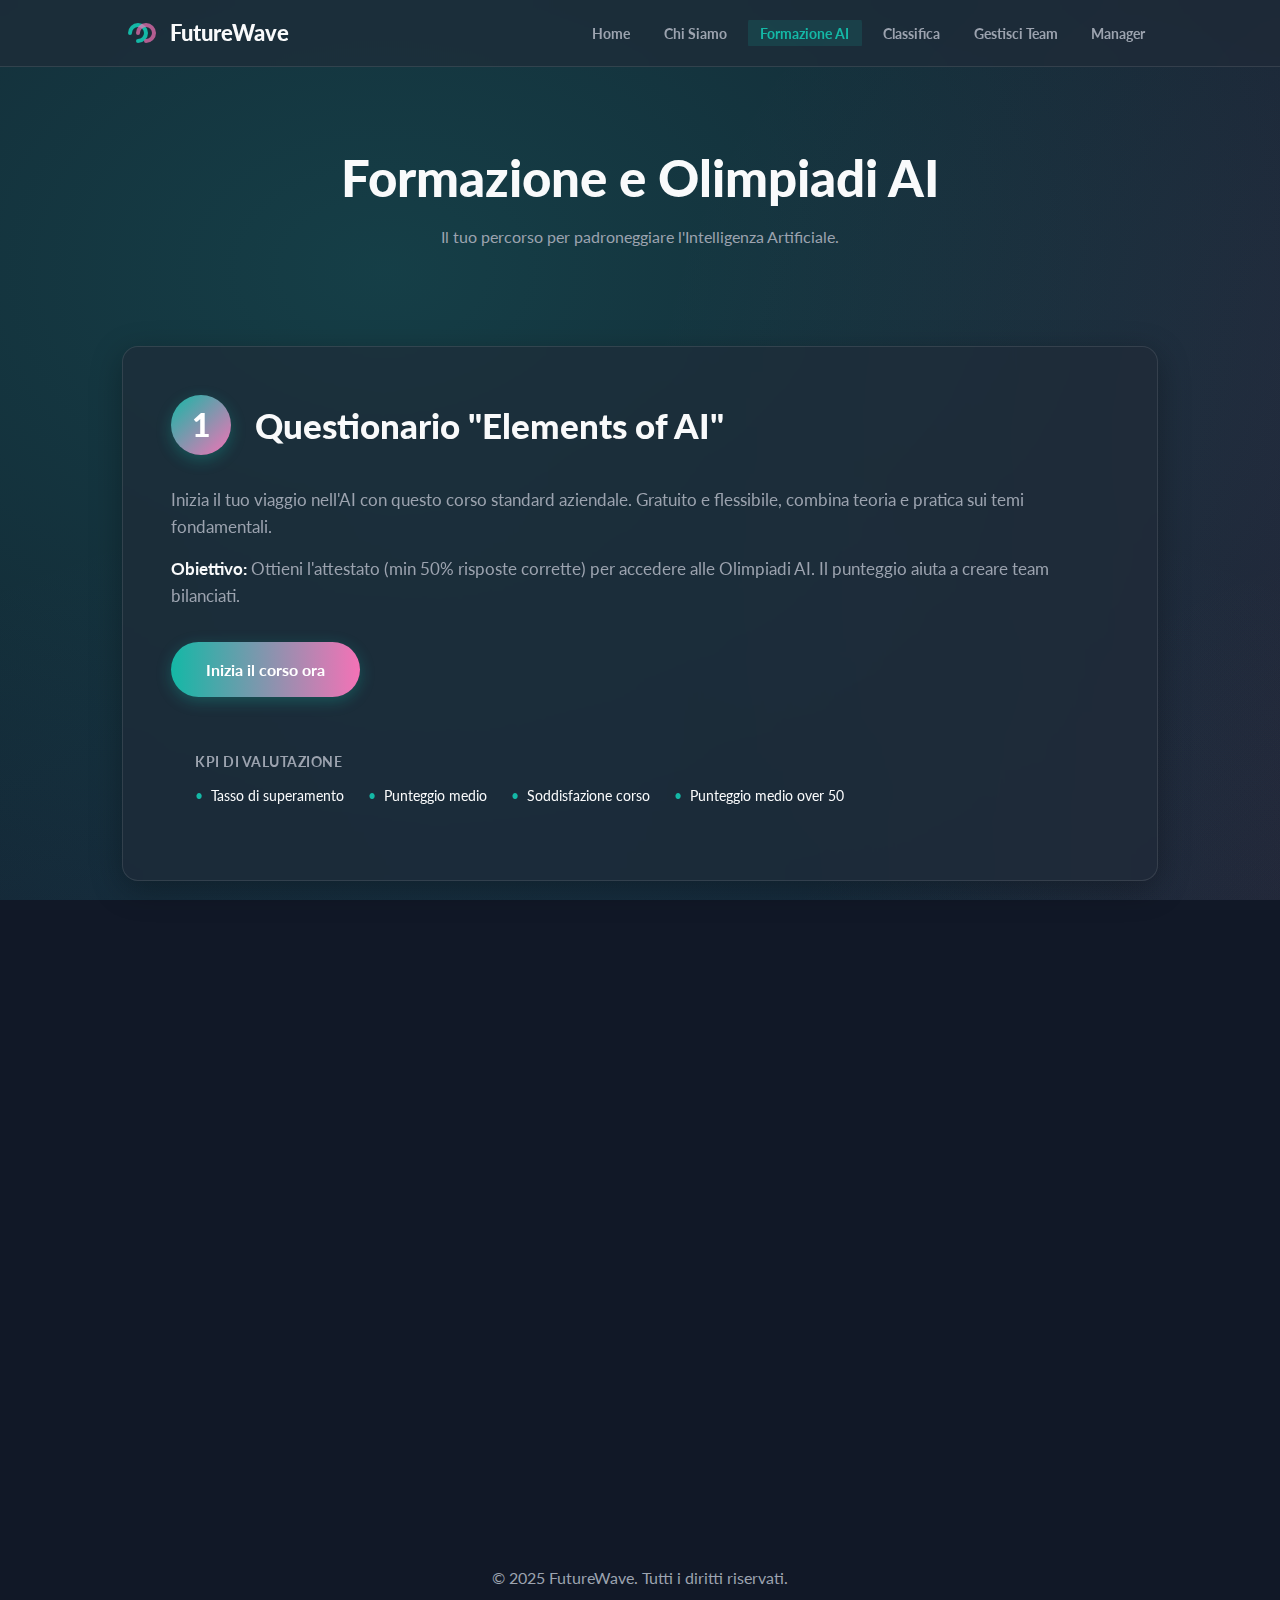
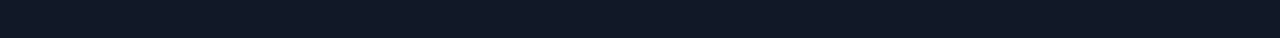
<file: formazione-ai.html>
<!DOCTYPE html>
<html lang="it">
<head>
    <meta charset="UTF-8">
    <meta name="viewport" content="width=device-width, initial-scale=1.0">
    <title>Formazione AI - FutureWave</title>
    <link rel="stylesheet" href="style.css">
    <link rel="preconnect" href="https://fonts.googleapis.com">
    <link rel="preconnect" href="https://fonts.gstatic.com" crossorigin>
    <link href="https://fonts.googleapis.com/css2?family=Lato:wght@300;400;700;900&display=swap" rel="stylesheet">
</head>
<body>

    <header>
        <div class="container">
            <a href="index.html" class="logo">
                <svg width="40" height="40" viewBox="0 0 100 100" fill="none" xmlns="http://www.w3.org/2000/svg">
                    <path d="M20 50C20 38.9543 28.9543 30 40 30C51.0457 30 60 38.9543 60 50C60 61.0457 51.0457 70 40 70" stroke="var(--color-primary)" stroke-width="10" stroke-linecap="round"/>
                    <path d="M40 50C40 38.9543 48.9543 30 60 30C71.0457 30 80 38.9543 80 50C80 61.0457 71.0457 70 60 70" stroke="var(--color-secondary)" stroke-width="10" stroke-linecap="round" opacity="0.7"/>
                </svg>
                <span class="logo-text">FutureWave</span>
            </a>
            <nav>
                <ul>
                    <li><a href="index.html">Home</a></li>
                    <li><a href="chi-siamo.html">Chi Siamo</a></li>
                    <li class="nav-active"><a href="formazione-ai.html">Formazione AI</a></li>
                    <li><a href="classifica.html">Classifica</a></li> 
                    <li><a href="gestisci-team.html">Gestisci Team</a></li> 
                    <li><a href="portale-manager.html">Manager</a></li>
                </ul>
            </nav>
        </div>
    </header>

    <main class="main-page-content">

        <section id="training-hero" class="fade-in-section is-visible" style="text-align: center;">
            <div class="container">
                <h1 class="animate-on-visible">Formazione e Olimpiadi AI</h1>
                <p class="animate-on-visible delay-1" style="margin-top: 1rem;">Il tuo percorso per padroneggiare l'Intelligenza Artificiale.</p>
            </div>
        </section>

        <div class="container">

            <section class="step-section fade-in-section">
                <div class="step-header">
                    <div class="step-circle animate-on-visible">1</div>
                    <h2 class="step-title animate-on-visible delay-1">Questionario "Elements of AI"</h2> 
                </div>
                
                <div class="step-content-wrapper"> 
                    <div class="step-content animate-on-visible delay-2">
                        <p>Inizia il tuo viaggio nell'AI con questo corso standard aziendale. Gratuito e flessibile, combina teoria e pratica sui temi fondamentali.</p>
                        <p><strong>Obiettivo:</strong> Ottieni l'attestato (min 50% risposte corrette) per accedere alle Olimpiadi AI. Il punteggio aiuta a creare team bilanciati.</p>
                        
                        <a href="https://course.elementsofai.com/it/" target="_blank" class="cta-button" style="margin-top: 1rem; color: #FFFFFF;">Inizia il corso ora</a>
                    </div>
                
                    <div class="kpi-box-wrapper animate-on-visible delay-3">
                        <div class="kpi-box">
                            <h3>KPI di Valutazione</h3>
                            <ul class="kpi-list">
                                <li>Tasso di superamento</li> <li>Punteggio medio</li>
                                <li>Soddisfazione corso</li> <li>Punteggio medio over 50</li>
                            </ul>
                        </div>
                    </div>
                </div>
            </section>

            <section class="step-section fade-in-section">
                <div class="step-header">
                    <div class="step-circle animate-on-visible">2</div>
                    <h2 class="step-title animate-on-visible delay-1">Le Olimpiadi AI 2025</h2>
                </div>

                <div class="step-content-wrapper"> 
                    <div class="step-content animate-on-visible delay-2">
                        <p>Metti alla prova le tue nuove competenze! Partecipa alle challenge interne per innovare, competere e collaborare con colleghi di età e reparti diversi.</p>
                        <p>Forma o unisciti a un team (6-10 persone) e affronta progetti reali valutati dai manager. Stima: 60 partecipanti per nazione.</p>
                        
                        <a href="gestisci-team.html" class="cta-button" style="margin-top: 1rem; color: #FFFFFF;">Vai a Gestisci Team</a>
                    </div>
                    
                    <div class="kpi-box-wrapper animate-on-visible delay-3">
                        <div class="kpi-box">
                            <h3>KPI dell'Iniziativa</h3>
                            <ul class="kpi-list">
                                <li>Tasso di adesione</li> <li>Età media partecipanti</li>
                                <li>Eterogeneità team</li> <li>Feedback supervisori</li>
                            </ul>
                        </div>
                    </div>
                </div>
            </section>

        </div>
    </main>

    <footer>
        <div class="container">
            <p>&copy; 2025 FutureWave. Tutti i diritti riservati.</p>
        </div>
    </footer>

    <script>
        document.addEventListener('DOMContentLoaded', () => {
            const sections = document.querySelectorAll('.fade-in-section');
            sections[0]?.classList.add('is-visible'); 
            const animatedChildrenInit = sections[0]?.querySelectorAll('.animate-on-visible');
            animatedChildrenInit?.forEach(child => child.classList.add('is-visible'));

            const observer = new IntersectionObserver((entries) => {
                entries.forEach(entry => {
                    if (entry.isIntersecting) {
                        entry.target.classList.add('is-visible');
                        const animatedChildren = entry.target.querySelectorAll('.animate-on-visible');
                        animatedChildren.forEach(child => child.classList.add('is-visible'));
                        observer.unobserve(entry.target);
                    }
                });
            }, { rootMargin: '0px 0px -100px 0px' });

            sections.forEach(section => {
                if (!section.classList.contains('is-visible')) { observer.observe(section); } 
            });
        });
    </script>

</body>
</html>
</file>
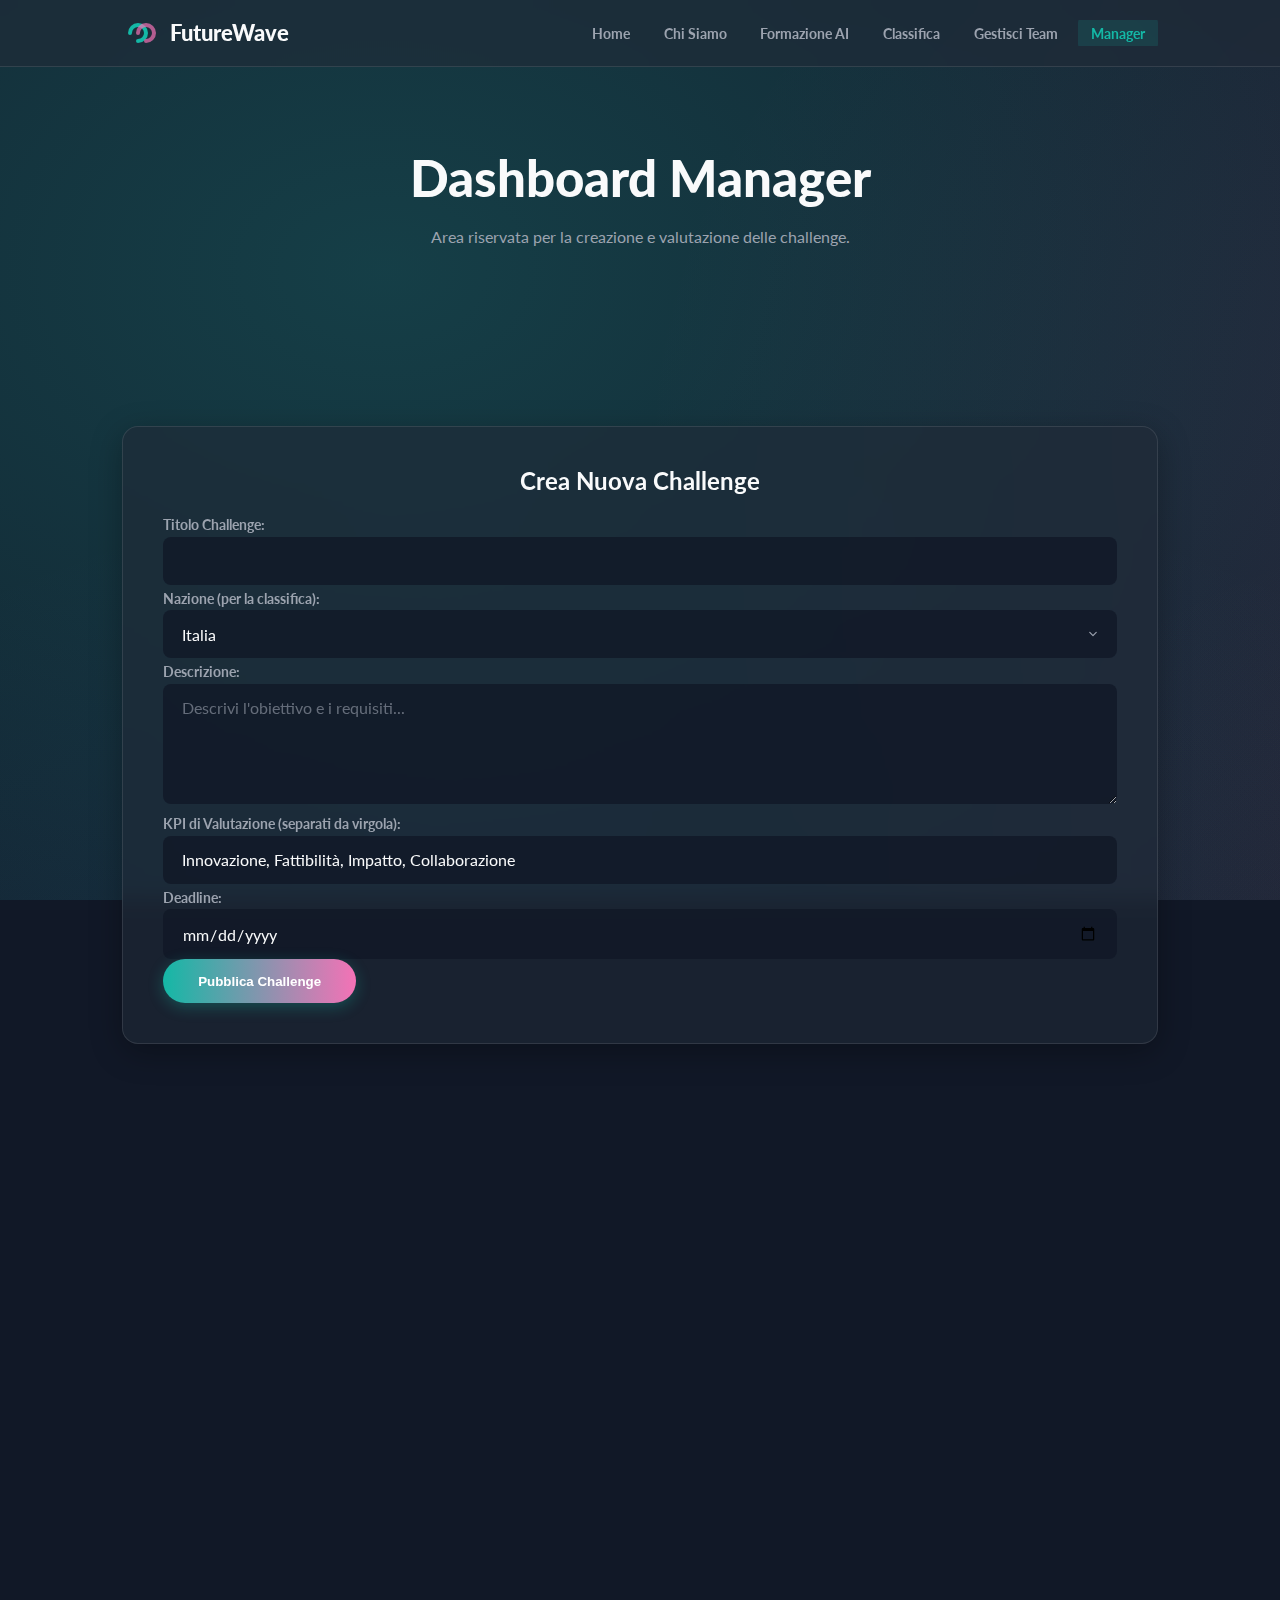
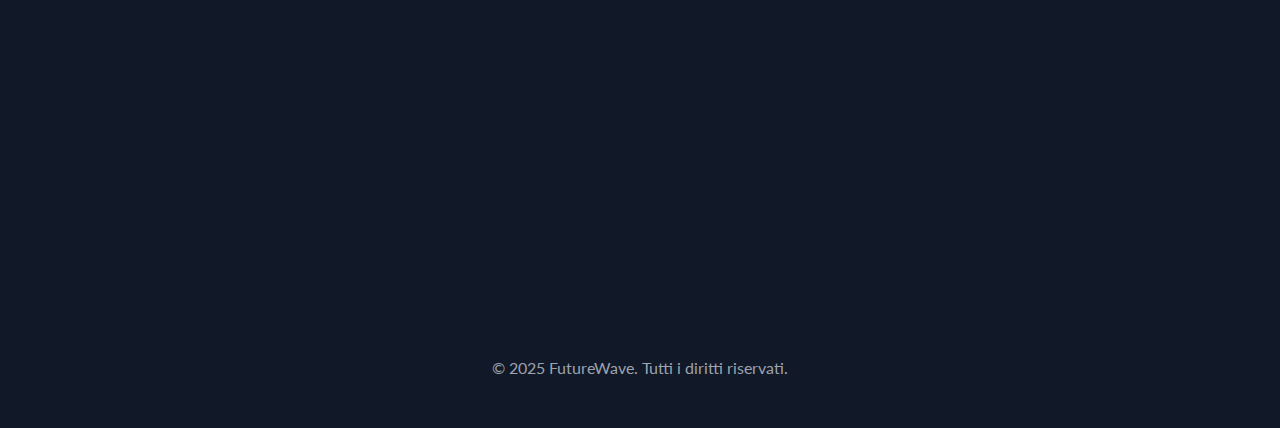
<file: portale-manager.html>
<!DOCTYPE html>
<html lang="it">
<head>
    <meta charset="UTF-8">
    <meta name="viewport" content="width=device-width, initial-scale=1.0">
    <title>Dashboard Manager - FutureWave</title>
    <link rel="stylesheet" href="style.css">
    <link rel="preconnect" href="https://fonts.googleapis.com">
    <link rel="preconnect" href="https://fonts.gstatic.com" crossorigin>
    <link href="https://fonts.googleapis.com/css2?family=Lato:wght@300;400;700;900&display=swap" rel="stylesheet">
</head>
<body>

    <header>
        <div class="container">
            <a href="index.html" class="logo">
                <svg width="40" height="40" viewBox="0 0 100 100" fill="none" xmlns="http://www.w3.org/2000/svg">
                    <path d="M20 50C20 38.9543 28.9543 30 40 30C51.0457 30 60 38.9543 60 50C60 61.0457 51.0457 70 40 70" stroke="var(--color-primary)" stroke-width="10" stroke-linecap="round"/>
                    <path d="M40 50C40 38.9543 48.9543 30 60 30C71.0457 30 80 38.9543 80 50C80 61.0457 71.0457 70 60 70" stroke="var(--color-secondary)" stroke-width="10" stroke-linecap="round" opacity="0.7"/>
                </svg>
                <span class="logo-text">FutureWave</span>
            </a>
            <nav>
                 <ul>
                    <li><a href="index.html">Home</a></li>
                    <li><a href="chi-siamo.html">Chi Siamo</a></li>
                    <li><a href="formazione-ai.html">Formazione AI</a></li>
                    <li><a href="classifica.html">Classifica</a></li> 
                    <li><a href="gestisci-team.html">Gestisci Team</a></li> 
                    <li class="nav-active"><a href="portale-manager.html">Manager</a></li>
                </ul>
            </nav>
        </div>
    </header>

    <main class="main-page-content">
         
         <section id="manager-hero" class="fade-in-section is-visible" style="text-align: center;">
            <div class="container">
                <h1 class="animate-on-visible">Dashboard Manager</h1>
                <p class="section-subtitle animate-on-visible delay-1" style="margin-top: 1rem;">Area riservata per la creazione e valutazione delle challenge.</p>
            </div>
        </section>

         <div class="container">
            
            <section class="fade-in-section">
                <div class="form-container animate-on-visible">
                    <h3>Crea Nuova Challenge</h3>
                    <form action="#" method="post">
                        <label for="challenge-title">Titolo Challenge:</label>
                        <input type="text" id="challenge-title" name="challenge-title" required>
                        
                        <label for="challenge-nation">Nazione (per la classifica):</label>
                        <select id="challenge-nation" name="challenge-nation">
                            <option value="it">Italia</option>
                            <option value="fr">Francia</option>
                            <option value="de">Germania</option>
                            <option value="es">Spagna</option>
                            <option value="gb">Regno Unito</option>
                            <option value="us">Stati Uniti</option>
                            <option value="in">India</option>
                        </select>

                        <label for="challenge-desc">Descrizione:</label>
                        <textarea id="challenge-desc" name="challenge-desc" rows="4" placeholder="Descrivi l'obiettivo e i requisiti..."></textarea>
                        
                         <label for="challenge-kpi">KPI di Valutazione (separati da virgola):</label>
                        <input type="text" id="challenge-kpi" name="challenge-kpi" value="Innovazione, Fattibilità, Impatto, Collaborazione">

                        <label for="challenge-deadline">Deadline:</label>
                        <input type="date" id="challenge-deadline" name="challenge-deadline">
                        
                        <button type="submit" class="cta-button" style="color: #FFFFFF;">Pubblica Challenge</button>
                    </form>
                </div>
            </section>
            
            <section class="fade-in-section">
                <div class="form-container animate-on-visible">
                    <h3>Valuta Progetti Consegnati</h3>
                     <form action="#" method="post">
                        <label for="eval-team">Seleziona Team:</label>
                        <select id="eval-team" name="eval-team">
                            <option value="team1">AI Innovators (Italia)</option>
                            <option value="team2">Berlin Bots (Germania)</option>
                            <option value="team3">Future Coders (Italia)</option>
                        </select>
                        
                        <label for="eval-challenge">Seleziona Challenge:</label>
                        <select id="eval-challenge" name="eval-challenge">
                            <option value="c1">Ottimizzazione Processo Marketing</option>
                            <option value="c2">Analisi Rischio AI</option>
                        </select>
                        
                        <label for="eval-score">Punteggio (1-100):</label>
                        <input type="number" id="eval-score" name="eval-score" min="1" max="100">
                        
                        <label for="eval-feedback">Feedback Qualitativo:</label>
                        <textarea id="eval-feedback" name="eval-feedback" rows="4" placeholder="Punti di forza e aree di miglioramento..."></textarea>
                        
                        <button type="submit" class="cta-button" style="color: #FFFFFF;">Invia Valutazione</button>
                    </form>
                </div>
            </section>

        </div>
    </main>

    <footer>
        <div class="container">
            <p>&copy; 2025 FutureWave. Tutti i diritti riservati.</p>
        </div>
    </footer>

    <script>
        document.addEventListener('DOMContentLoaded', () => {
             const sections = document.querySelectorAll('.fade-in-section');
            
            sections[0]?.classList.add('is-visible'); 
            const animatedChildrenInit = sections[0]?.querySelectorAll('.animate-on-visible');
            animatedChildrenInit?.forEach(child => child.classList.add('is-visible'));

            const observer = new IntersectionObserver((entries) => {
                entries.forEach(entry => {
                    if (entry.isIntersecting) {
                        entry.target.classList.add('is-visible');
                         const animatedChildren = entry.target.querySelectorAll('.animate-on-visible');
                         animatedChildren.forEach(child => child.classList.add('is-visible'));
                        observer.unobserve(entry.target);
                    }
                });
            }, {
                rootMargin: '0px 0px -100px 0px'
            });

            sections.forEach(section => {
                if (!section.classList.contains('is-visible')) { 
                    observer.observe(section); 
                } 
            });
        });
    </script>

</body>
</html>
</file>
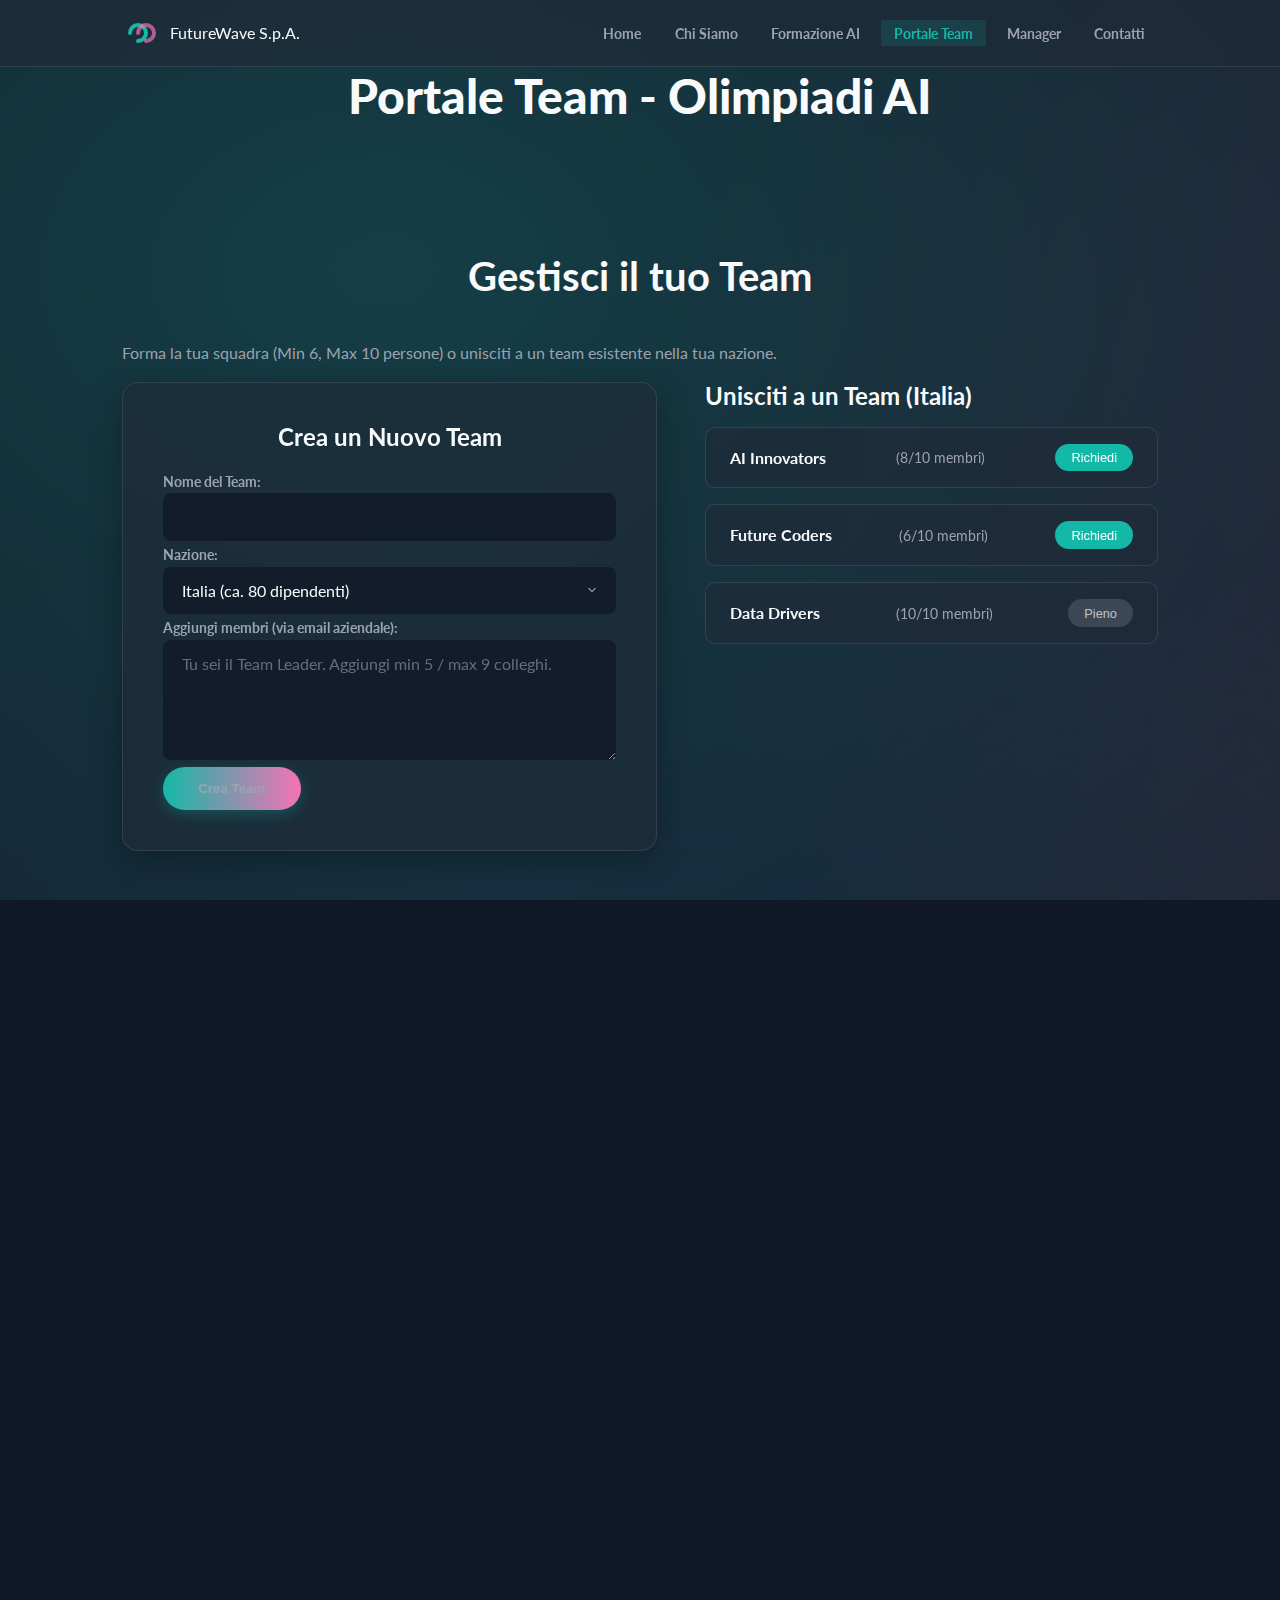
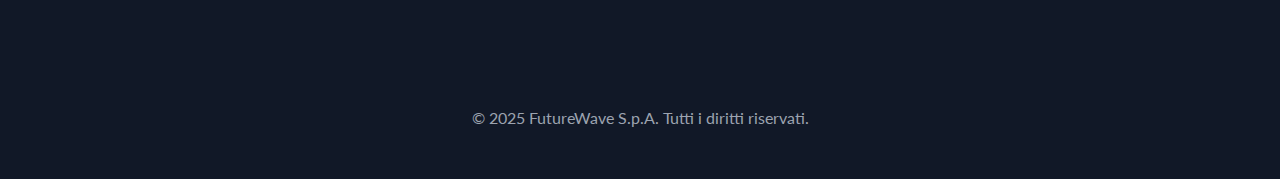
<file: portale-team.html>
<!DOCTYPE html>
<html lang="it">
<head>
    <meta charset="UTF-8">
    <meta name="viewport" content="width=device-width, initial-scale=1.0">
    <title>Portale Team - FutureWave S.p.A.</title>
    <link rel="stylesheet" href="style.css">
    <link rel="preconnect" href="https://fonts.googleapis.com">
    <link rel="preconnect" href="https://fonts.gstatic.com" crossorigin>
    <link href="https://fonts.googleapis.com/css2?family=Lato:wght@300;400;700;900&display=swap" rel="stylesheet">
</head>
<body>

    <header>
        <div class="container">
            <a href="index.html" class="logo">
                <svg width="40" height="40" viewBox="0 0 100 100" fill="none" xmlns="http://www.w3.org/2000/svg">
                    <path d="M20 50C20 38.9543 28.9543 30 40 30C51.0457 30 60 38.9543 60 50C60 61.0457 51.0457 70 40 70" stroke="var(--color-primary)" stroke-width="10" stroke-linecap="round"/>
                    <path d="M40 50C40 38.9543 48.9543 30 60 30C71.0457 30 80 38.9543 80 50C80 61.0457 71.0457 70 60 70" stroke="var(--color-secondary)" stroke-width="10" stroke-linecap="round" opacity="0.7"/>
                </svg>
                <span>FutureWave S.p.A.</span>
            </a>
            <nav>
                <ul>
                    <li><a href="index.html">Home</a></li>
                    <li><a href="chi-siamo.html">Chi Siamo</a></li>
                    <li><a href="formazione-ai.html">Formazione AI</a></li>
                    <li class="nav-active"><a href="portale-team.html">Portale Team</a></li>
                    <li><a href="portale-manager.html">Manager</a></li>
                    <li><a href="contatti.html">Contatti</a></li>
                </ul>
            </nav>
        </div>
    </header>

    <main class="main-page-content">
        <div class="container">
            
            <div class="page-header fade-in-section is-visible">
                <h1>Portale Team - Olimpiadi AI</h1>
            </div>

            <section class="fade-in-section">
                <h2 style="text-align: center;">Gestisci il tuo Team</h2>
                <p class="section-subtitle">Forma la tua squadra (Min 6, Max 10 persone) o unisciti a un team esistente nella tua nazione.</p>
                
                <div class="dual-column">
                    <div class="form-container">
                        <h3>Crea un Nuovo Team</h3>
                        <form action="#" method="post">
                            <label for="team-name">Nome del Team:</label>
                            <input type="text" id="team-name" name="team-name" required>
                            
                            <label for="team-nation">Nazione:</label>
                            <select id="team-nation" name="team-nation">
                                <option value="italia">Italia (ca. 80 dipendenti)</option>
                                <option value="francia">Francia (ca. 80 dipendenti)</option>
                                <option value="germania">Germania (ca. 80 dipendenti)</option>
                                <option value="spagna">Spagna (ca. 80 dipendenti)</option>
                                <option value="regno-unito">Regno Unito (ca. 80 dipendenti)</option>
                                <option value="stati-uniti">Stati Uniti (ca. 80 dipendenti)</option>
                                <option value="india">India (ca. 80 dipendenti)</option>
                            </select>
                            
                            <label for="team-members">Aggiungi membri (via email aziendale):</label>
                            <textarea id="team-members" name="team-members" rows="3" placeholder="Tu sei il Team Leader. Aggiungi min 5 / max 9 colleghi."></textarea>
                            
                            <button type="submit" class="cta-button">Crea Team</button>
                        </form>
                    </div>
                    
                    <div class="team-list-container">
                        <h3>Unisciti a un Team (Italia)</h3>
                        <ul class="team-list">
                            <li>
                                <span>AI Innovators</span>
                                <span>(8/10 membri)</span>
                                <button class="cta-button-small">Richiedi</button>
                            </li>
                            <li>
                                <span>Future Coders</span>
                                <span>(6/10 membri)</span>
                                <button class="cta-button-small">Richiedi</button>
                            </li>
                            <li>
                                <span>Data Drivers</span>
                                <span>(10/10 membri)</span>
                                <button class="cta-button-small disabled">Pieno</button>
                            </li>
                        </ul>
                    </div>
                </div>
            </section>
            
            <section class="fade-in-section">
                <h2 style="text-align: center;">Classifiche Nazionali</h2>
                <p class="section-subtitle">Segui l'andamento dei team in tempo reale.</p>
                
                <div class="leaderboard-filters">
                    <span>Filtra per Nazione:</span>
                    <button class="filter-btn active" data-nation="italia">Italia</button>
                    <button class="filter-btn" data-nation="francia">Francia</button>
                    <button class="filter-btn" data-nation="germania">Germania</button>
                    <button class="filter-btn" data-nation="all">Tutte</button>
                </div>

                <table class="leaderboard-table">
                    <thead>
                        <tr>
                            <th>Pos.</th>
                            <th>Team</th>
                            <th>Nazione</th>
                            <th>Challenge Completate</th>
                            <th>Punteggio Totale</th>
                        </tr>
                    </thead>
                    <tbody>
                        <tr>
                            <td>1</td>
                            <td>AI Innovators</td>
                            <td>Italia</td>
                            <td>3</td>
                            <td>285</td>
                        </tr>
                        <tr>
                            <td>2</td>
                            <td>Les Champs-Élysées AI</td>
                            <td>Francia</td>
                            <td>3</td>
                            <td>270</td>
                        </tr>
                        <tr>
                            <td>3</td>
                            <td>Berlin Bots</td>
                            <td>Germania</td>
                            <td>2</td>
                            <td>210</td>
                        </tr>
                         <tr>
                            <td>4</td>
                            <td>Future Coders</td>
                            <td>Italia</td>
                            <td>2</td>
                            <td>195</td>
                        </tr>
                    </tbody>
                </table>
            </section>
        </div>
    </main>

    <footer>
        <div class="container">
            <p>&copy; 2025 FutureWave S.p.A. Tutti i diritti riservati.</p>
        </div>
    </footer>

    <script>
        document.addEventListener('DOMContentLoaded', () => {
            const sections = document.querySelectorAll('.fade-in-section');
            sections[0]?.classList.add('is-visible'); 

            const observer = new IntersectionObserver((entries) => {
                entries.forEach(entry => {
                    if (entry.isIntersecting) {
                        entry.target.classList.add('is-visible');
                        observer.unobserve(entry.target);
                    }
                });
            }, {
                rootMargin: '0px 0px -100px 0px'
            });

            sections.forEach(section => {
                if (!section.classList.contains('is-visible')) {
                    observer.observe(section);
                }
            });
        });
    </script>

</body>
</html>
</file>
<file: style.css>
/* ======== Impostazioni Globali e Variabili (Tema DARK Aurora/Glass) ======== */
:root {
    --color-primary: #14B8A6; /* Teal più vibrante per dark mode */
    --color-primary-rgb: 20, 184, 166;
    --color-secondary: #F472B6; /* Pink più vibrante per dark mode */
    --color-secondary-rgb: 244, 114, 182;
    
    /* Sfondi Aurora (adattati per dark) */
    --aurora-gradient-1: radial-gradient(at 15% 15%, hsla(174, 70%, 50%, 0.2) 0px, transparent 50%);
    --aurora-gradient-2: radial-gradient(at 85% 25%, hsla(324, 70%, 60%, 0.18) 0px, transparent 50%);
    --aurora-gradient-3: radial-gradient(at 25% 85%, hsla(220, 70%, 60%, 0.15) 0px, transparent 50%);
    --aurora-gradient-4: radial-gradient(at 75% 80%, hsla(30, 70%, 60%, 0.1) 0px, transparent 50%);
    
    --color-bg-dark: #111827;  /* Sfondo principale (Blu notte scuro) */
    --color-bg-light: #1F2937; /* Sfondo secondario (Blu/Grigio) */
    
    /* Glassmorphism su Sfondo Scuro */
    --glass-bg: rgba(31, 41, 55, 0.6); /* Base scura trasparente */
    --glass-border: 1px solid rgba(255, 255, 255, 0.1); /* Bordo chiaro sottile */
    --glass-shadow: 0 8px 32px 0 rgba(0, 0, 0, 0.3); /* Ombra più scura */
    
    --color-text-primary: #F9FAFB; /* Bianco quasi puro */
    --color-text-secondary: #9CA3AF; /* Grigio chiaro per testo secondario */
    --color-text-dark: #1F2937; /* Testo scuro per elementi chiari (raro) */

    --font-family: 'Lato', sans-serif;
    --border-radius: 16px; 
    --transition-fast: 0.2s ease-out;
    --transition-medium: 0.4s ease-out;
}

* {
    box-sizing: border-box;
    margin: 0;
    padding: 0;
}

html {
    scroll-behavior: smooth;
    font-size: 16px;
    background-color: var(--color-bg-dark); /* Colore base */
}

body {
    font-family: var(--font-family);
    line-height: 1.6;
    color: var(--color-text-secondary); 
    background-color: var(--color-bg-dark);
    /* Animazione sfondo Aurora */
    background-image: var(--aurora-gradient-1), var(--aurora-gradient-2), var(--aurora-gradient-3), var(--aurora-gradient-4);
    background-size: 200% 200%; 
    background-attachment: fixed; 
    animation: aurora-flow 25s ease-in-out infinite alternate;
    overflow-x: hidden; 
}

@keyframes aurora-flow {
    0% { background-position: 0% 50%; }
    100% { background-position: 100% 50%; }
}


.container {
    max-width: 1100px;
    margin: 0 auto;
    padding: 0 2rem;
}

h1, h2, h3 {
    line-height: 1.2;
    margin-bottom: 1rem;
    font-weight: 700;
    color: var(--color-text-primary); 
}

h1 { font-size: 3.2rem; font-weight: 900; }
h2 { font-size: 2.5rem; margin-bottom: 2.5rem; }
h3 { font-size: 1.5rem; color: var(--color-text-primary); }
p { margin-bottom: 1rem; }
a { color: var(--color-secondary); text-decoration: none; transition: color var(--transition-fast); }
a:hover { color: var(--color-primary); text-decoration: none; } 

img {
    max-width: 100%;
    height: auto;
    vertical-align: middle;
}

section {
    padding: 5rem 0;
}

/* ======== Animazioni di Scorrimento ======== */
.fade-in-section {
    opacity: 0;
    transition: opacity 0.8s cubic-bezier(0.165, 0.84, 0.44, 1);
}
.fade-in-section.is-visible {
    opacity: 1;
}
.animate-on-visible {
    opacity: 0;
    transform: translateY(40px);
    transition: opacity 0.7s cubic-bezier(0.165, 0.84, 0.44, 1), transform 0.7s cubic-bezier(0.165, 0.84, 0.44, 1);
}
.animate-on-visible.delay-1 { transition-delay: 0.15s; }
.animate-on-visible.delay-2 { transition-delay: 0.3s; }
.animate-on-visible.delay-3 { transition-delay: 0.45s; } 
.fade-in-section.is-visible .animate-on-visible {
    opacity: 1;
    transform: translateY(0);
}


/* ======== Header & Nav (Stile Glass Dark) ======== */
header {
    background: var(--glass-bg);
    backdrop-filter: blur(12px); 
    -webkit-backdrop-filter: blur(12px);
    border-bottom: var(--glass-border);
    box-shadow: none; 
    position: sticky;
    top: 0;
    width: 100%;
    z-index: 1000;
    padding: 0.8rem 0; 
    transition: background var(--transition-medium); 
}
header .container {
    display: flex;
    justify-content: space-between;
    align-items: center;
    flex-wrap: nowrap; 
}
.logo {
    color: var(--color-text-primary);
    flex-shrink: 0; 
    display: flex; 
    align-items: center; 
    gap: 0.5rem; 
}
.logo svg {
    width: 40px; 
    height: 40px; 
}
.logo svg path:first-child { stroke: var(--color-primary); }
.logo svg path:last-child { stroke: var(--color-secondary); }
.logo-text { 
    font-size: 1.4rem; 
    font-weight: 900; 
    color: var(--color-text-primary);
    transition: color var(--transition-fast);
}
.logo:hover .logo-text {
    color: var(--color-primary); 
}

nav {
    overflow-x: auto; 
    overflow-y: hidden;
    -ms-overflow-style: none; 
    scrollbar-width: none;  
}
nav::-webkit-scrollbar { display: none; }
nav ul {
    display: flex;
    list-style: none;
    flex-wrap: nowrap; 
    white-space: nowrap; 
}
nav ul li { margin-left: 0.5rem; }
nav ul li a {
    color: var(--color-text-secondary);
    font-weight: 700;
    padding: 0.6rem 0.8rem; 
    font-size: 0.9rem;
    border-radius: 8px; 
    transition: all var(--transition-fast);
    border-bottom: none; 
}
nav ul li a:hover {
    color: var(--color-text-primary);
    background-color: rgba(255, 255, 255, 0.08); /* Sfondo chiaro al hover */
}
nav ul li.nav-active a {
    color: var(--color-primary);
    background-color: rgba(var(--color-primary-rgb), 0.15); /* Sfondo colorato per attivo */
}


/* ======== Footer (Dark) ======== */
footer {
    background: transparent; 
    color: var(--color-text-secondary);
    text-align: center;
    padding: 3rem 0 2rem 0; 
    margin-top: 5rem;
    border-top: var(--light-border); /* Usa bordo chiaro */
}
.footer-contact-info {
    margin-top: 1.5rem;
    padding-top: 1.5rem;
    border-top: var(--light-border); 
    max-width: 600px;
    margin-left: auto;
    margin-right: auto;
}
.footer-contact-info h3 {
    color: var(--color-text-primary);
    font-size: 1.1rem;
    margin-bottom: 0.8rem;
}
.footer-contact-info p {
    font-size: 0.9rem;
    margin-bottom: 0.5rem;
}
.footer-qr-code { margin-top: 1rem; }
.footer-qr-code img {
    border-radius: 8px;
    border: 3px solid var(--color-bg-light); /* Bordo scuro */
    background: white; /* Sfondo bianco per QR leggibile */
    padding: 5px; /* Spazio interno */
}


/* ======== Homepage (index.html) ======== */
#hero {
    background: transparent; 
    min-height: 75vh; 
    display: flex;
    align-items: center;
    color: var(--color-text-primary);
    padding: 5rem 0;
    text-align: left; 
    position: relative; 
}
/* Overlay sfumato scuro */
#hero::before {
    content: '';
    position: absolute;
    inset: 0; 
    background: linear-gradient(180deg, rgba(17, 24, 39, 0) 0%, var(--color-bg-dark) 90%);
    z-index: -1; 
}

#hero .container { text-align: left; }
#hero h1 {
    color: var(--color-text-primary);
    font-size: 3.8rem;
    font-weight: 900;
}
#hero p {
    font-size: 1.25rem;
    color: var(--color-text-secondary);
    margin-bottom: 2.5rem; 
    max-width: 600px;
    margin-left: 0; 
    margin-right: 0;
}

/* ==== Griglia Homepage (Glass Dark) ==== */
.preview-section {
    padding: 5rem 0;
    text-align: left; 
}
.preview-section:nth-child(even) { /* Rimosso sfondo alternato */
    background-color: transparent;
    border: none;
}
.preview-section p {
    max-width: none; 
    margin-left: 0;
    font-size: 1.1rem;
}
.preview-text h2 { text-align: left; }

.home-preview-grid {
    display: grid;
    grid-template-columns: repeat(auto-fit, minmax(300px, 1fr));
    align-items: center;
    gap: 4rem; 
}
.glass-card { /* Contenitore vetro scuro */
    background: var(--glass-bg);
    backdrop-filter: blur(10px);
    -webkit-backdrop-filter: blur(10px);
    border: var(--glass-border);
    border-radius: var(--border-radius);
    padding: 2.5rem;
    box-shadow: var(--glass-shadow);
}
.preview-image img {
    width: 100%;
    border-radius: calc(var(--border-radius) - 8px); 
    box-shadow: 0 5px 15px rgba(0,0,0,0.2); /* Ombra più scura */
    transition: transform var(--transition-medium), box-shadow var(--transition-medium);
}
.preview-image img:hover {
    transform: scale(1.03); 
    box-shadow: 0 10px 25px rgba(var(--color-primary-rgb), 0.2);
}
/* ========================================= */

/* ======== Contenuto Pagine Interne ======== */
.main-page-content { animation: fadeIn 0.8s ease-out; }
.page-header {
    text-align: center;
    padding-bottom: 2rem;
    border-bottom: var(--light-border); /* Usa bordo chiaro */
}
.page-header h1 { font-size: 3rem; }

/* ==== Hero Pagina "Chi Siamo" (Dark) ==== */
#about-hero {
    background: transparent;
    min-height: auto; 
    text-align: center; 
    color: var(--color-text-primary);
    padding: 4rem 0 2rem 0; 
    border-bottom: var(--light-border);
    margin-bottom: 4rem;
}
#about-hero .container { text-align: center; }
#about-hero h1 {
    color: var(--color-text-primary);
    font-size: 3.5rem;
}
#about-hero p {
    font-size: 1.2rem;
    color: var(--color-text-secondary);
    max-width: 600px;
    margin: 1rem auto 0 auto; 
}

.image-banner { /* Vetro scuro per banner */
    width: 100%;
    height: 350px; 
    object-fit: cover;
    border-radius: var(--border-radius);
    margin-bottom: 4rem; 
    border: var(--glass-border);
    box-shadow: var(--glass-shadow);
    background: var(--color-bg-light); /* Fallback se immagine non carica */
}

/* ======== Layout Comuni ======== */
.dual-column { display: flex; gap: 3rem; align-items: flex-start; }
.dual-column > div { flex: 1; }

ul.styled-list li { position: relative; padding-left: 1.5rem; margin-bottom: 0.8rem; list-style: none; }
ul.styled-list li::before { content: '✓'; color: var(--color-primary); font-weight: bold; position: absolute; left: 0; }

/* Statistiche (chi-siamo) - Vetro Scuro */
.stat-grid { display: grid; grid-template-columns: repeat(auto-fit, minmax(180px, 1fr)); gap: 1.5rem; margin-top: 2rem; }
.stat-item {
    background: var(--glass-bg);
    backdrop-filter: blur(8px);
    -webkit-backdrop-filter: blur(8px);
    padding: 1.8rem 1.5rem; 
    border-radius: var(--border-radius);
    border: var(--glass-border);
    box-shadow: var(--glass-shadow);
    text-align: center;
    border-bottom: 3px solid var(--color-primary); 
    transition: transform var(--transition-fast), box-shadow var(--transition-fast);
}
.stat-item:hover { transform: translateY(-5px); box-shadow: 0 10px 20px rgba(var(--color-primary-rgb), 0.15); }
.stat-number { font-size: 2.2rem; font-weight: 900; color: var(--color-text-primary); }
.stat-label { font-size: 0.9rem; color: var(--color-text-secondary); }

/* Lista Uffici (chi-siamo) */
.office-list { display: grid; grid-template-columns: repeat(auto-fit, minmax(130px, 1fr)); gap: 1rem; list-style: none; padding: 0; margin-top: 1.5rem; }
.office-list li {
    background: var(--color-bg-light); /* Sfondo scuro leggermente diverso */
    padding: 0.8rem 1rem;
    border-radius: 8px;
    text-align: center;
    font-weight: 700;
    color: var(--color-text-secondary);
    border: 1px solid rgba(255, 255, 255, 0.1);
    font-size: 0.9rem;
}


/* ======== Pulsanti (Stile Gradiente) ======== */
.cta-button {
    display: inline-block;
    background: linear-gradient(90deg, var(--color-primary) 0%, var(--color-secondary) 100%);
    color: var(--color-text-light);
    text-decoration: none;
    padding: 0.9rem 2.2rem; 
    border-radius: 50px;
    font-weight: 700;
    border: none;
    cursor: pointer;
    transition: all var(--transition-medium); 
    box-shadow: 0 4px 15px rgba(var(--color-primary-rgb), 0.3); 
    transform-origin: center;
}
.cta-button:hover {
    transform: translateY(-3px) scale(1.03); 
    box-shadow: 0 8px 25px rgba(var(--color-secondary-rgb), 0.4);
    text-decoration: none;
    color: white;
}
.cta-button-small {
    padding: 0.4rem 1rem;
    font-size: 0.8rem;
    text-decoration: none;
    color: white;
    background: var(--color-primary);
    border-radius: 50px;
    border: none;
    cursor: pointer;
    transition: all var(--transition-fast);
}
.cta-button-small:hover { background: var(--color-secondary); transform: scale(1.05); text-decoration: none; color: white; }
.cta-button-small.disabled { background: #4B5563; cursor: not-allowed; transform: none; opacity: 0.7; }

/* ======== Form (Stile Glass Dark) ======== */
.form-container {
    background: var(--glass-bg);
    backdrop-filter: blur(10px);
    -webkit-backdrop-filter: blur(10px);
    padding: 2.5rem;
    border-radius: var(--border-radius);
    border: var(--glass-border);
    box-shadow: var(--glass-shadow);
}
.form-container h3 { text-align: center; margin-top: 0; }

form label { margin-top: 1rem; margin-bottom: 0.5rem; font-weight: 700; color: var(--color-text-secondary); font-size: 0.9rem; }
form input[type="text"],
form input[type="email"],
form input[type="number"],
form input[type="date"],
form select,
form textarea {
    width: 100%;
    padding: 0.9rem 1.2rem; 
    border: var(--light-border); /* Bordo chiaro */
    border-radius: 8px; 
    font-family: var(--font-family);
    font-size: 1rem;
    background-color: rgba(17, 24, 39, 0.8); /* Sfondo input molto scuro */
    color: var(--color-text-primary);
    transition: border-color var(--transition-fast), box-shadow var(--transition-fast); 
}
form input::placeholder, form textarea::placeholder { color: var(--color-text-secondary); opacity: 0.6; } /* Più opaco */
form textarea { min-height: 120px; }
form input:focus, form select:focus, form textarea:focus {
    outline: none;
    border-color: var(--color-primary);
    box-shadow: 0 0 0 3px rgba(var(--color-primary-rgb), 0.3); 
}
form select {
    appearance: none; 
    background-image: url("data:image/svg+xml,%3Csvg xmlns='http://www.w3.org/2000/svg' fill='none' viewBox='0 0 20 20'%3E%3Cpath stroke='%239CA3AF' stroke-linecap='round' stroke-linejoin='round' stroke-width='1.5' d='M6 8l4 4 4-4'/%3E%3C/svg%3E"); /* Icona chiara */
    background-repeat: no-repeat;
    background-position: right 1rem center;
    background-size: 1em;
    padding-right: 2.5rem; 
}
.nation-select-wrapper { position: relative; display: flex; align-items: center; gap: 1rem; }
.nation-select-wrapper select { flex-grow: 1; }
.nation-flag-display { width: 32px; height: auto; border-radius: 4px; box-shadow: 0 1px 3px rgba(0,0,0,0.1); opacity: 0; transition: opacity var(--transition-fast); }
.nation-flag-display.visible { opacity: 1; }

/* Lista Team (Stile Glass Dark) */
.team-list-container { background: transparent; padding: 0; }
.team-list { list-style: none; padding: 0; }
.team-list li {
    background: var(--glass-bg);
    backdrop-filter: blur(8px);
    -webkit-backdrop-filter: blur(8px);
    border: var(--glass-border);
    transition: all var(--transition-fast);
    display: flex;
    justify-content: space-between;
    align-items: center;
    padding: 1rem 1.5rem;
    border-radius: 10px; 
    box-shadow: none; 
    margin-bottom: 1rem;
}
.team-list li:hover { border-color: var(--color-primary); transform: translateX(5px); box-shadow: 0 4px 10px rgba(var(--color-primary-rgb), 0.1); }
.team-list li span:first-child { color: var(--color-text-primary); font-weight: 700; }
.team-list li span:nth-child(2) { font-size: 0.9rem; color: var(--color-text-secondary); }


/* ======== Classifiche (Stile Glass Dark) ======== */
.leaderboard-header { 
    display: flex;
    justify-content: space-between;
    align-items: center;
    margin-bottom: 2rem;
    flex-wrap: wrap; 
    gap: 1rem;
    background: var(--glass-bg); 
    backdrop-filter: blur(10px);
    -webkit-backdrop-filter: blur(10px);
    padding: 1rem 1.5rem;
    border-radius: var(--border-radius);
    border: var(--glass-border);
    box-shadow: var(--glass-shadow);
}
.leaderboard-filters { text-align: left; margin-bottom: 0; }
.leaderboard-filters span { margin-right: 0.5rem; font-weight: 700; color: var(--color-text-primary); }
.filter-btn {
    border: var(--light-border); 
    color: var(--color-text-secondary);
    background: rgba(var(--color-bg-light-rgb), 0.5); /* Usa bg-light trasparente */
    padding: 0.6rem 1.2rem; 
    margin: 0 0.3rem;
    border-radius: 8px; 
    cursor: pointer;
    transition: all var(--transition-fast);
    font-weight: 700;
}
.filter-btn:hover { background: var(--color-primary); color: white; border-color: var(--color-primary); transform: translateY(-2px); }
.filter-btn.active { background: linear-gradient(90deg, var(--color-primary) 0%, var(--color-secondary) 100%); color: white; border-color: transparent; box-shadow: 0 4px 15px rgba(var(--color-primary-rgb), 0.3); }
.leaderboard-flag-display { width: 40px; height: auto; border-radius: 4px; box-shadow: 0 1px 3px rgba(0,0,0,0.1); opacity: 0; transition: opacity var(--transition-fast); }
.leaderboard-flag-display.visible { opacity: 1; }

.leaderboard-table {
    box-shadow: var(--glass-shadow);
    border: var(--glass-border);
    width: 100%;
    border-collapse: separate; 
    border-spacing: 0;
    border-radius: var(--border-radius);
    overflow: hidden; 
    background: var(--glass-bg);
    backdrop-filter: blur(10px);
    -webkit-backdrop-filter: blur(10px);
}
.leaderboard-table th, .leaderboard-table td { padding: 1.2rem 1rem; text-align: left; border-bottom: var(--light-border); } /* Bordo chiaro */
.leaderboard-table thead {
    background-color: rgba(var(--color-bg-light-rgb), 0.7); /* Header tabella più scuro */
    color: var(--color-text-primary);
    border-bottom: 2px solid var(--color-primary);
}
.leaderboard-table tbody tr { border-bottom: none; transition: background-color var(--transition-fast); }
.leaderboard-table tbody tr:last-child td { border-bottom: none; }
.leaderboard-table tbody tr:nth-child(even),
.leaderboard-table tbody tr:nth-child(odd) { background-color: transparent; }
.leaderboard-table tbody tr:hover { background-color: rgba(var(--color-primary-rgb), 0.1); }
.leaderboard-table td:first-child { font-weight: 900; color: var(--color-primary); text-align: center; }


/* ======== Pagina Formazione AI (Layout Corretto) ======== */
.step-section {
    background: var(--glass-bg);
    backdrop-filter: blur(10px);
    -webkit-backdrop-filter: blur(10px);
    border: var(--glass-border);
    box-shadow: var(--glass-shadow);
    border-radius: var(--border-radius);
    padding: 3rem; 
    overflow: hidden;
    margin-bottom: 3rem; 
}
.step-section:last-of-type { margin-bottom: 0; }
.step-header { display: flex; align-items: center; gap: 1.5rem; margin-bottom: 2rem; }
.step-circle {
    flex-shrink: 0;
    width: 60px; 
    height: 60px;
    background: linear-gradient(135deg, var(--color-primary), var(--color-secondary));
    border-radius: 50%;
    display: flex;
    align-items: center;
    justify-content: center;
    font-size: 2rem; 
    font-weight: 900;
    color: white;
    box-shadow: 0 5px 15px rgba(var(--color-primary-rgb), 0.3);
}
.step-title { font-size: 2.2rem; font-weight: 900; margin-bottom: 0; line-height: 1.2; color: var(--color-text-primary); }
.step-content-wrapper { margin-top: 1rem; }
.step-content p { font-size: 1.05rem; max-width: none; color: var(--color-text-secondary); }
.step-content p strong { color: var(--color-text-primary); }

.kpi-box {
    background: rgba(var(--color-bg-dark-rgb), 0.5); /* Usa bg-dark trasparente */
    border: var(--light-border);
    border-radius: 10px; 
    padding: 1.5rem; 
}
.kpi-box-wrapper { margin-top: 2rem; }
.kpi-box h3 { font-size: 0.9rem; font-weight: 700; text-transform: uppercase; letter-spacing: 0.5px; color: var(--color-text-secondary); margin-bottom: 1rem; }
.kpi-list { list-style: none; padding-left: 0; display: flex; flex-wrap: wrap; gap: 1rem 1.5rem; }
.kpi-list li { padding-left: 0; margin-bottom: 0; font-size: 0.85rem; color: var(--color-text-primary); }
.kpi-list li::before { content: '•'; color: var(--color-primary); margin-right: 0.5rem; }


/* ======== Animazione "Pulse" per Chat Bubble ======== */
@keyframes pulse {
    0% { transform: scale(1); box-shadow: 0 0 0 0 rgba(var(--color-primary-rgb), 0.7); }
    70% { transform: scale(1); box-shadow: 0 0 0 15px rgba(var(--color-primary-rgb), 0); }
    100% { transform: scale(1); box-shadow: 0 0 0 0 rgba(var(--color-primary-rgb), 0); }
}

/* ======== AI Chat Bubble ======== */
.ai-chat-bubble {
    position: fixed; bottom: 2rem; right: 2rem; width: 60px; height: 60px;
    background: var(--color-primary); color: white; border-radius: 50%;
    display: flex; align-items: center; justify-content: center;
    box-shadow: 0 4px 15px rgba(0,0,0,0.2); z-index: 1001;
    transition: all var(--transition-fast); text-decoration: none;
    border: none; cursor: pointer; animation: pulse 2s infinite; 
}
.ai-chat-bubble:hover { background: var(--color-secondary); transform: scale(1.1); animation: none; }
.ai-chat-bubble svg { width: 28px; height: 28px; }
.ai-chat-bubble.hidden { transform: scale(0); opacity: 0; animation: none; }


/* ======== AI Chat Window (Stile Glass Dark) ======== */
#ai-chat-window {
    position: fixed; bottom: 2rem; right: 2rem; width: 370px; max-width: 90%;
    height: 550px; max-height: 80vh; background: var(--glass-bg); 
    backdrop-filter: blur(12px); -webkit-backdrop-filter: blur(12px);
    border: var(--glass-border); box-shadow: var(--glass-shadow);
    border-radius: var(--border-radius); z-index: 1002; display: flex;
    flex-direction: column; opacity: 0; transform: translateY(20px);
    visibility: hidden; transition: all var(--transition-medium); 
}
#ai-chat-window.show { opacity: 1; transform: translateY(0); visibility: visible; }

.chat-header {
    background: linear-gradient(90deg, var(--color-primary) 0%, var(--color-secondary) 100%);
    color: white; padding: 1rem; display: flex; justify-content: space-between;
    align-items: center; border-top-left-radius: var(--border-radius);
    border-top-right-radius: var(--border-radius); border-bottom: var(--glass-border); 
}
.chat-header h3 { color: white; margin-bottom: 0; font-size: 1.1rem; }
#close-chat-btn { background: none; border: none; color: white; font-size: 2rem; line-height: 1; cursor: pointer; padding: 0 0.5rem; opacity: 0.8; transition: opacity var(--transition-fast); }
#close-chat-btn:hover { opacity: 1; }

#chat-messages {
    flex-grow: 1; padding: 1rem; overflow-y: auto; background-color: transparent; 
    display: flex; flex-direction: column; gap: 0.75rem;
}
.chat-message { padding: 0.75rem 1rem; border-radius: 15px; line-height: 1.4; max-width: 80%; animation: fadeIn 0.3s ease-out; box-shadow: 0 2px 4px rgba(0,0,0,0.1); }
.chat-message.ai {
    background-color: var(--color-bg-light); /* Sfondo messaggio AI scuro */
    color: var(--color-text-secondary); 
    border: var(--light-border);
    border-bottom-left-radius: 2px; align-self: flex-start;
}
.chat-message.user {
    background-color: var(--color-primary); color: white; border: none;
    border-bottom-right-radius: 2px; align-self: flex-end;
}

.chat-input-area { display: flex; border-top: var(--glass-border); padding: 0.75rem; background: transparent; }
#chat-input {
    flex-grow: 1; border: var(--light-border); background: rgba(var(--color-bg-dark-rgb), 0.7); /* Sfondo input molto scuro */
    color: white; border-radius: 8px; padding: 0.75rem 1rem; font-size: 1rem;
    outline: none; margin-right: 0.5rem;
}
#chat-input:focus { border-color: var(--color-primary); box-shadow: 0 0 0 3px rgba(var(--color-primary-rgb), 0.2); }
#chat-send-btn {
    background: var(--color-primary); color: white; border: none; border-radius: 8px; 
    width: 48px; height: 48px; cursor: pointer; display: flex; align-items: center;
    justify-content: center; transition: background-color var(--transition-fast); flex-shrink: 0;
}
#chat-send-btn:hover { background: var(--color-secondary); }
/* ======================================= */


/* ======== Responsive Design ======== */
@media (max-width: 900px) {
    .dual-column { flex-direction: column; }
    header .container { flex-direction: row; justify-content: space-between; }
    nav { flex-grow: 1; margin-left: 1rem; min-width: 0; }
    .leaderboard-flag-display { display: none; }
}

@media (max-width: 768px) {
    h1 { font-size: 2.5rem; }
    h2 { font-size: 2rem; }
    #hero, #about-hero { text-align: left; }
    #hero .container, #about-hero .container { text-align: left; }
    #hero h1, #about-hero h1 { font-size: 3rem; }
    .preview-section:nth-child(even) .home-preview-grid .preview-image { order: -1; }

    /* Formazione AI mobile */
    .step-section { padding: 2rem 1.5rem; }
    .step-header { flex-direction: column; align-items: flex-start; gap: 0.8rem; margin-bottom: 1.5rem; }
    .step-circle { width: 50px; height: 50px; font-size: 1.8rem; }
    .step-title { font-size: 1.8rem; padding-top: 0; }
    .step-content-wrapper { padding-left: 0; }
    .step-content p { font-size: 1rem; }
    .kpi-list { flex-direction: column; gap: 0.5rem; }

    /* Header mobile */
    .logo-text { font-size: 1.1rem; }
    .logo svg { width: 35px; height: 35px; }
    nav ul li { margin-left: 0.5rem; }
    nav ul li a { font-size: 0.85rem; padding: 0.4rem; }
    
    /* Classifica mobile */
    .leaderboard-header { flex-direction: column; align-items: flex-start; }
    .leaderboard-filters { width: 100%; overflow-x: auto; white-space: nowrap; padding-bottom: 0.5rem; }

    /* Chat mobile */
    .ai-chat-bubble { width: 50px; height: 50px; bottom: 1rem; right: 1rem; }
    #ai-chat-window { bottom: 1rem; right: 1rem; width: calc(100% - 2rem); height: calc(100% - 2rem); }
}
</file>
